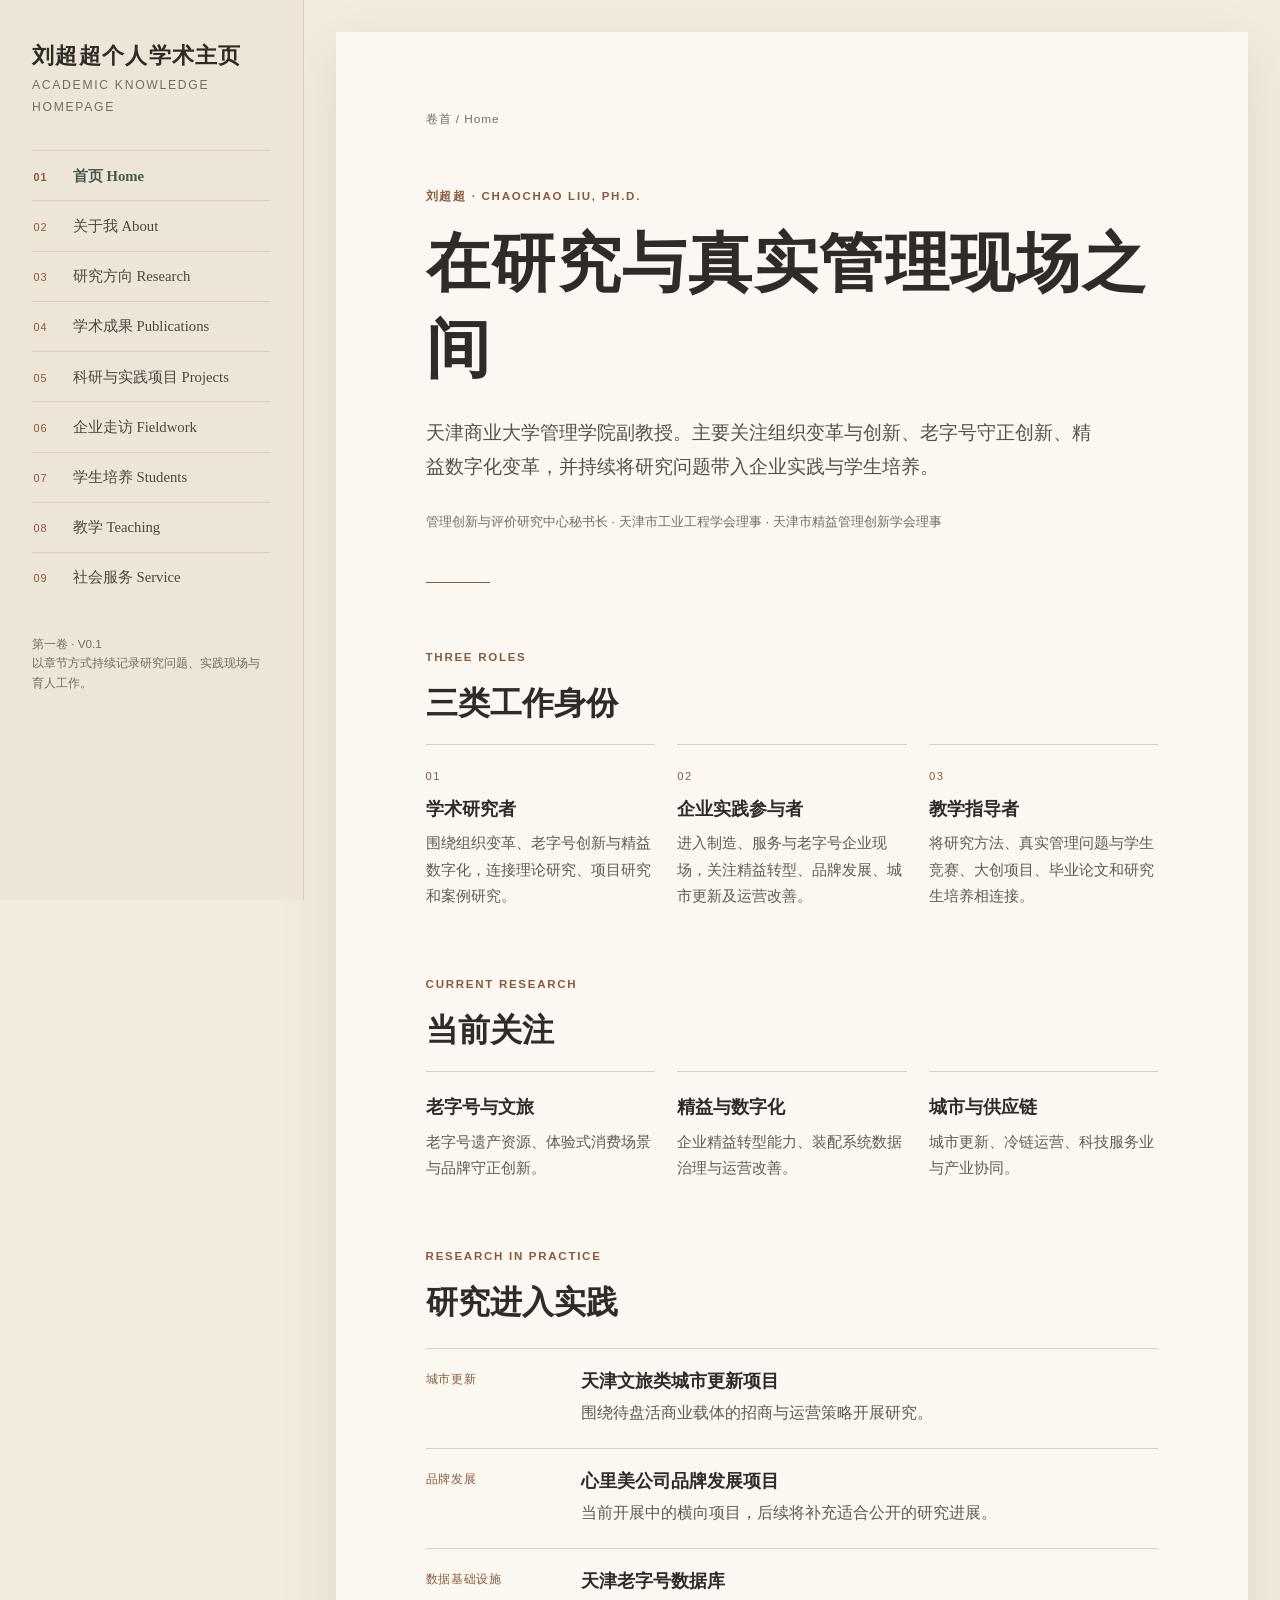
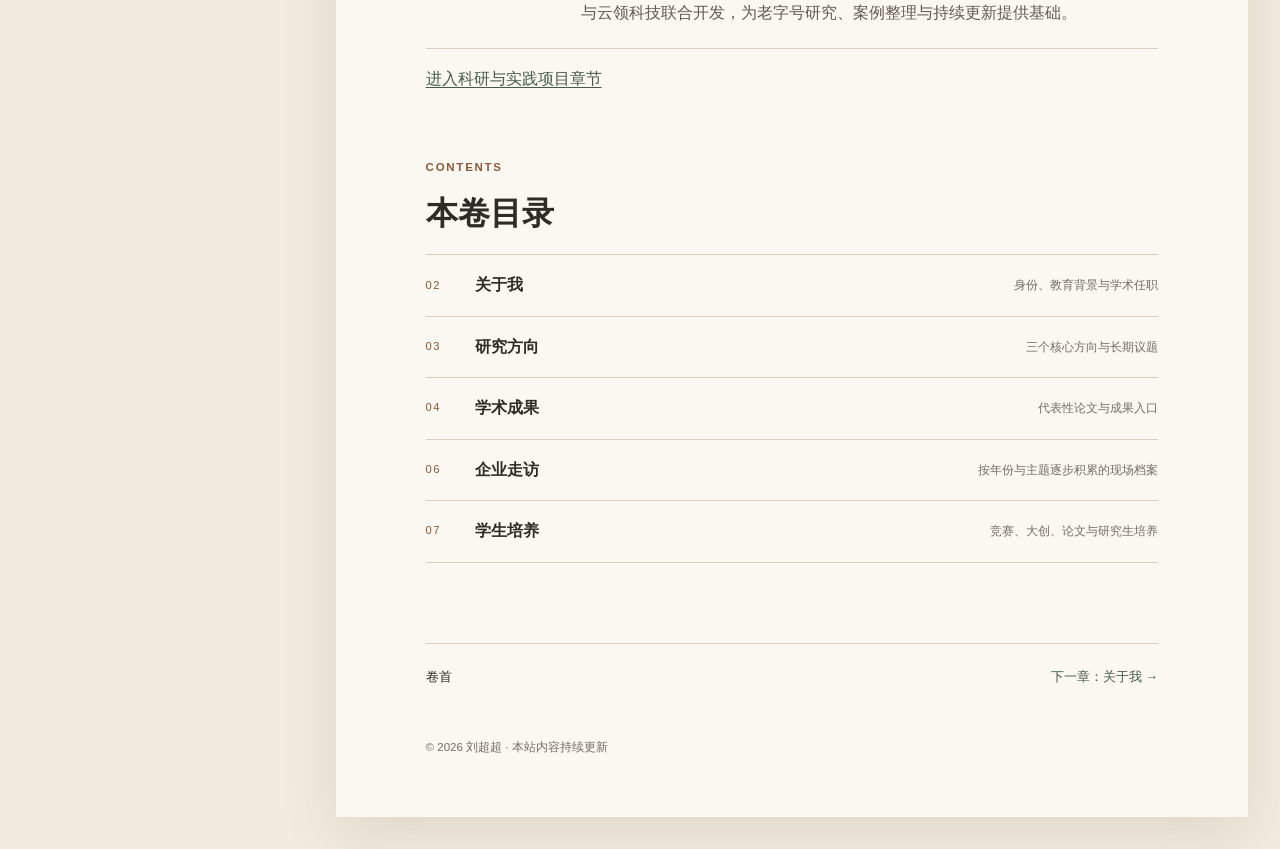
<file: index.html>
<!doctype html>
<html lang="zh-CN">
<head>
  <meta charset="utf-8">
  <meta name="viewport" content="width=device-width, initial-scale=1">
  <meta name="description" content="刘超超个人学术主页：研究、企业实践与学生培养。">
  <title>刘超超个人学术主页</title>
  <link rel="stylesheet" href="assets/css/style.css">
</head>
<body>
  <a class="skip-link" href="#main">跳到正文</a>
  <header class="mobile-bar"><a href="./">刘超超</a><button class="menu-button" type="button" data-menu-button aria-expanded="false" aria-controls="book-nav">章节目录</button></header>
  <div class="site-shell">
    <nav class="book-nav" id="book-nav" data-book-nav aria-label="全站章节目录">
      <a class="book-title" href="./">刘超超个人学术主页</a><p class="book-subtitle">Academic knowledge homepage</p>
      <ol class="chapter-list">
        <li><a data-nav-link href="./">首页 Home</a></li><li><a data-nav-link href="about/">关于我 About</a></li><li><a data-nav-link href="research/">研究方向 Research</a></li><li><a data-nav-link href="publications/">学术成果 Publications</a></li><li><a data-nav-link href="projects/">科研与实践项目 Projects</a></li><li><a data-nav-link href="fieldwork/">企业走访 Fieldwork</a></li><li><a data-nav-link href="students/">学生培养 Students</a></li><li><a data-nav-link href="teaching/">教学 Teaching</a></li><li><a data-nav-link href="service/">社会服务 Service</a></li>
      </ol>
      <p class="nav-note">第一卷 · V0.1<br>以章节方式持续记录研究问题、实践现场与育人工作。</p>
    </nav>
    <main class="book-page" id="main">
      <p class="breadcrumb">卷首 / Home</p>
      <p class="eyebrow">刘超超 · Chaochao Liu, Ph.D.</p>
      <h1>在研究与真实管理现场之间</h1>
      <p class="lead">天津商业大学管理学院副教授。主要关注组织变革与创新、老字号守正创新、精益数字化变革，并持续将研究问题带入企业实践与学生培养。</p>
      <p class="meta">管理创新与评价研究中心秘书长 · 天津市工业工程学会理事 · 天津市精益管理创新学会理事</p>
      <div class="rule" aria-hidden="true"></div>

      <section class="section" aria-labelledby="identity-title">
        <p class="eyebrow">Three roles</p><h2 id="identity-title">三类工作身份</h2>
        <div class="identity-grid">
          <article class="identity-item"><span class="number">01</span><h3>学术研究者</h3><p>围绕组织变革、老字号创新与精益数字化，连接理论研究、项目研究和案例研究。</p></article>
          <article class="identity-item"><span class="number">02</span><h3>企业实践参与者</h3><p>进入制造、服务与老字号企业现场，关注精益转型、品牌发展、城市更新及运营改善。</p></article>
          <article class="identity-item"><span class="number">03</span><h3>教学指导者</h3><p>将研究方法、真实管理问题与学生竞赛、大创项目、毕业论文和研究生培养相连接。</p></article>
        </div>
      </section>

      <section class="section" aria-labelledby="research-title">
        <p class="eyebrow">Current research</p><h2 id="research-title">当前关注</h2>
        <div class="topic-grid">
          <article class="topic-item"><h3>老字号与文旅</h3><p>老字号遗产资源、体验式消费场景与品牌守正创新。</p></article>
          <article class="topic-item"><h3>精益与数字化</h3><p>企业精益转型能力、装配系统数据治理与运营改善。</p></article>
          <article class="topic-item"><h3>城市与供应链</h3><p>城市更新、冷链运营、科技服务业与产业协同。</p></article>
        </div>
      </section>

      <section class="section" aria-labelledby="projects-title">
        <p class="eyebrow">Research in practice</p><h2 id="projects-title">研究进入实践</h2>
        <div class="project-list">
          <article class="project-entry"><span class="status">城市更新</span><div><h3>天津文旅类城市更新项目</h3><p>围绕待盘活商业载体的招商与运营策略开展研究。</p></div></article>
          <article class="project-entry"><span class="status">品牌发展</span><div><h3>心里美公司品牌发展项目</h3><p>当前开展中的横向项目，后续将补充适合公开的研究进展。</p></div></article>
          <article class="project-entry"><span class="status">数据基础设施</span><div><h3>天津老字号数据库</h3><p>与云领科技联合开发，为老字号研究、案例整理与持续更新提供基础。</p></div></article>
        </div>
        <p><a href="projects/">进入科研与实践项目章节</a></p>
      </section>

      <section class="section" aria-labelledby="contents-title">
        <p class="eyebrow">Contents</p><h2 id="contents-title">本卷目录</h2>
        <ol class="chapter-index">
          <li><a href="about/"><span class="number">02</span><strong>关于我</strong><small>身份、教育背景与学术任职</small></a></li>
          <li><a href="research/"><span class="number">03</span><strong>研究方向</strong><small>三个核心方向与长期议题</small></a></li>
          <li><a href="publications/"><span class="number">04</span><strong>学术成果</strong><small>代表性论文与成果入口</small></a></li>
          <li><a href="fieldwork/"><span class="number">06</span><strong>企业走访</strong><small>按年份与主题逐步积累的现场档案</small></a></li>
          <li><a href="students/"><span class="number">07</span><strong>学生培养</strong><small>竞赛、大创、论文与研究生培养</small></a></li>
        </ol>
      </section>
      <nav class="page-nav" aria-label="章节翻页"><span>卷首</span><a href="about/">下一章：关于我 →</a></nav>
      <p class="footer-note">© <span data-current-year></span> 刘超超 · 本站内容持续更新</p>
    </main>
  </div>
  <script src="assets/js/main.js"></script>
</body>
</html>
</file>
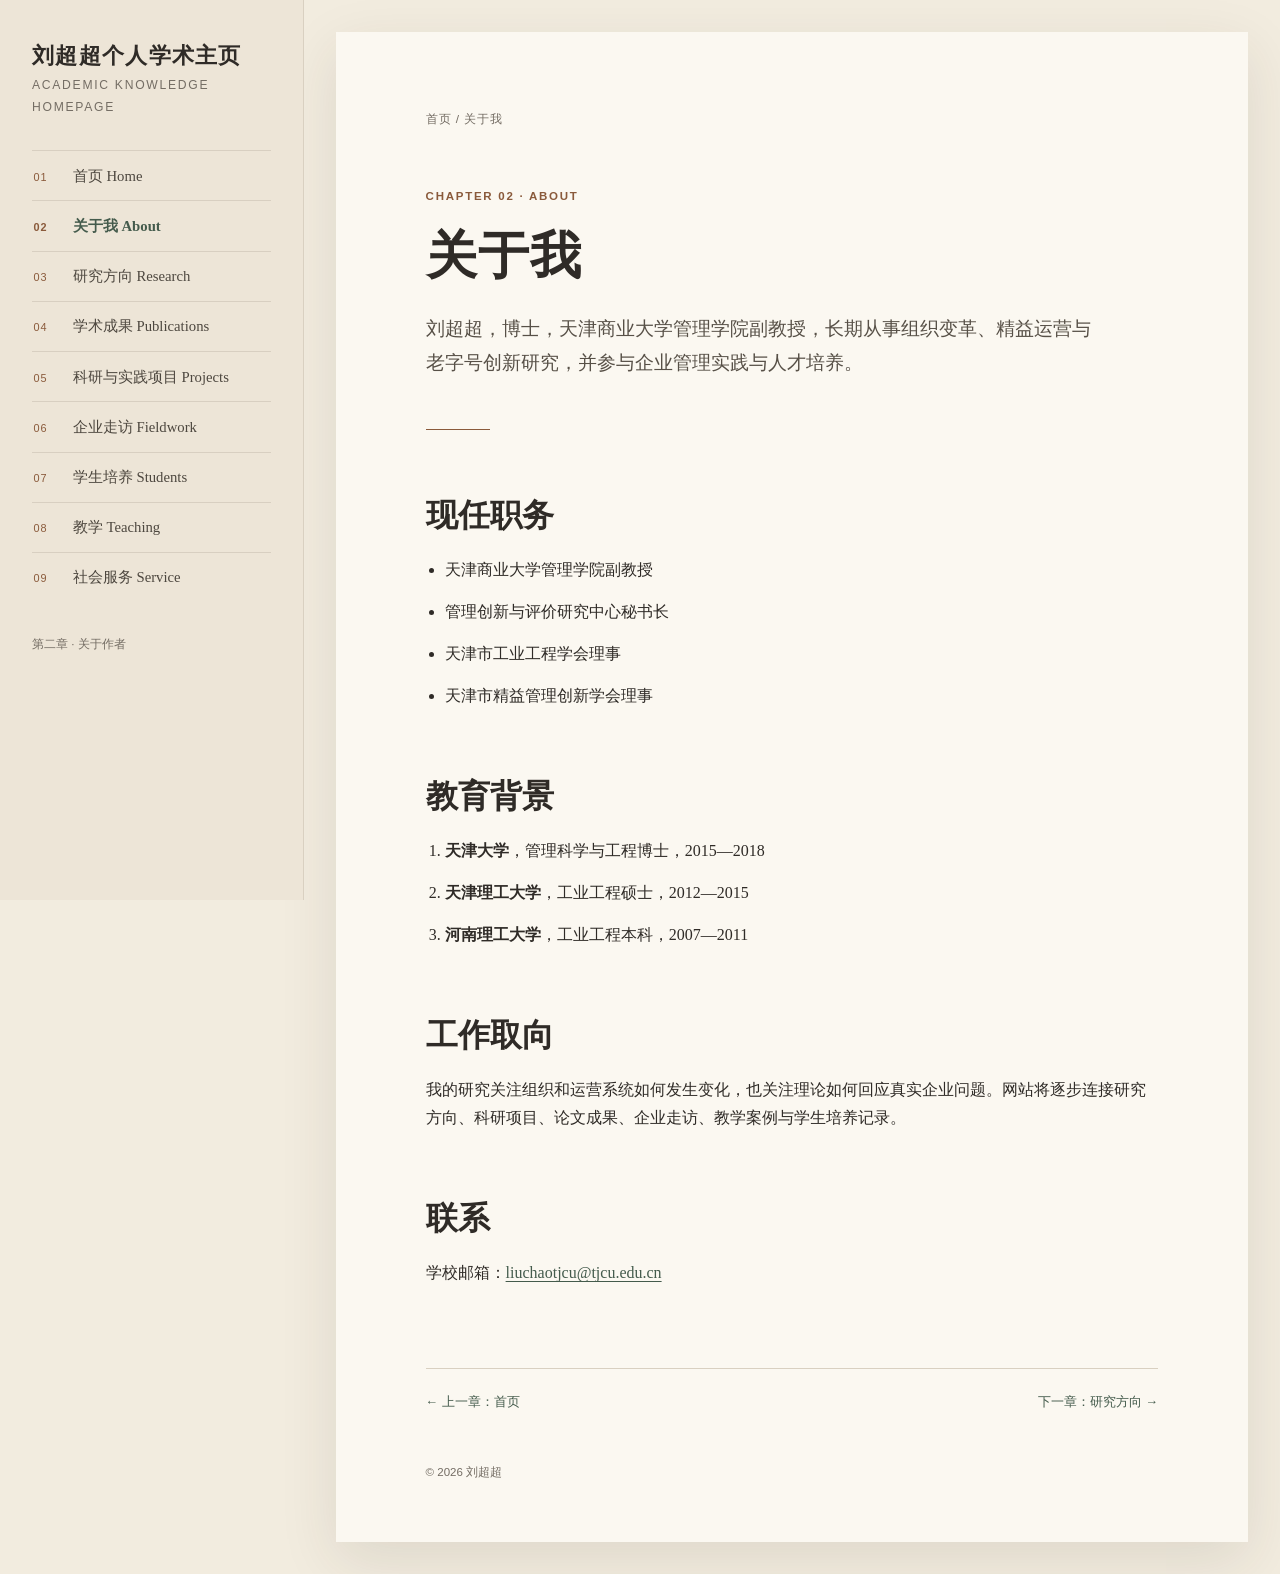
<file: about/index.html>
<!doctype html><html lang="zh-CN"><head><meta charset="utf-8"><meta name="viewport" content="width=device-width, initial-scale=1"><meta name="description" content="刘超超的个人简介、教育背景与学术任职。"><title>关于我 · 刘超超</title><link rel="stylesheet" href="../assets/css/style.css"></head><body>
<a class="skip-link" href="#main">跳到正文</a><header class="mobile-bar"><a href="../">刘超超</a><button class="menu-button" type="button" data-menu-button aria-expanded="false" aria-controls="book-nav">章节目录</button></header><div class="site-shell">
<nav class="book-nav" id="book-nav" data-book-nav aria-label="全站章节目录"><a class="book-title" href="../">刘超超个人学术主页</a><p class="book-subtitle">Academic knowledge homepage</p><ol class="chapter-list"><li><a data-nav-link href="../">首页 Home</a></li><li><a data-nav-link href="../about/">关于我 About</a></li><li><a data-nav-link href="../research/">研究方向 Research</a></li><li><a data-nav-link href="../publications/">学术成果 Publications</a></li><li><a data-nav-link href="../projects/">科研与实践项目 Projects</a></li><li><a data-nav-link href="../fieldwork/">企业走访 Fieldwork</a></li><li><a data-nav-link href="../students/">学生培养 Students</a></li><li><a data-nav-link href="../teaching/">教学 Teaching</a></li><li><a data-nav-link href="../service/">社会服务 Service</a></li></ol><p class="nav-note">第二章 · 关于作者</p></nav>
<main class="book-page" id="main"><p class="breadcrumb"><a href="../">首页</a> / 关于我</p><p class="eyebrow">Chapter 02 · About</p><h1 class="page-title">关于我</h1><p class="lead">刘超超，博士，天津商业大学管理学院副教授，长期从事组织变革、精益运营与老字号创新研究，并参与企业管理实践与人才培养。</p><div class="rule" aria-hidden="true"></div>
<section class="section"><h2>现任职务</h2><ul class="plain-list"><li>天津商业大学管理学院副教授</li><li>管理创新与评价研究中心秘书长</li><li>天津市工业工程学会理事</li><li>天津市精益管理创新学会理事</li></ul></section>
<section class="section"><h2>教育背景</h2><ol class="timeline"><li><strong>天津大学</strong>，管理科学与工程博士，2015—2018</li><li><strong>天津理工大学</strong>，工业工程硕士，2012—2015</li><li><strong>河南理工大学</strong>，工业工程本科，2007—2011</li></ol></section>
<section class="section"><h2>工作取向</h2><p>我的研究关注组织和运营系统如何发生变化，也关注理论如何回应真实企业问题。网站将逐步连接研究方向、科研项目、论文成果、企业走访、教学案例与学生培养记录。</p></section>
<section class="section"><h2>联系</h2><p>学校邮箱：<a href="mailto:liuchaotjcu@tjcu.edu.cn">liuchaotjcu@tjcu.edu.cn</a></p></section>
<nav class="page-nav" aria-label="章节翻页"><a href="../">← 上一章：首页</a><a href="../research/">下一章：研究方向 →</a></nav><p class="footer-note">© <span data-current-year></span> 刘超超</p></main></div><script src="../assets/js/main.js"></script></body></html>
</file>
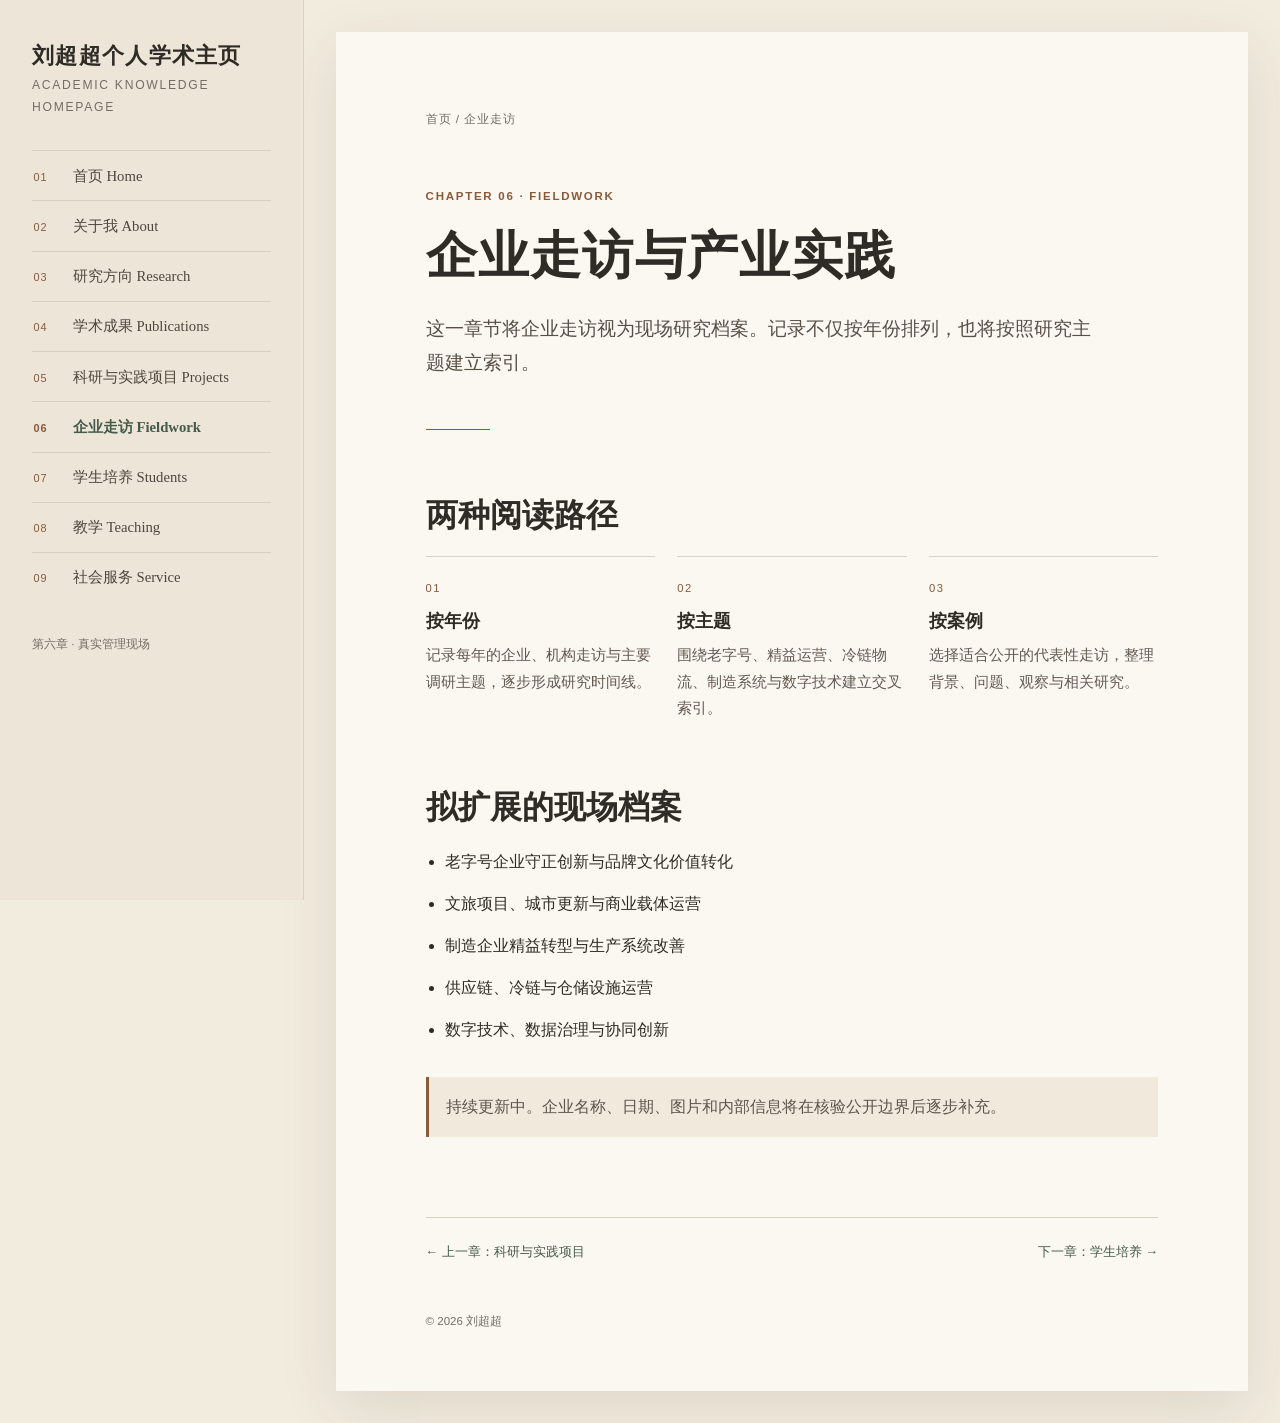
<file: fieldwork/index.html>
<!doctype html><html lang="zh-CN"><head><meta charset="utf-8"><meta name="viewport" content="width=device-width, initial-scale=1"><meta name="description" content="刘超超的企业走访与产业实践档案。"><title>企业走访与产业实践 · 刘超超</title><link rel="stylesheet" href="../assets/css/style.css"></head><body>
<a class="skip-link" href="#main">跳到正文</a><header class="mobile-bar"><a href="../">刘超超</a><button class="menu-button" type="button" data-menu-button aria-expanded="false" aria-controls="book-nav">章节目录</button></header><div class="site-shell"><nav class="book-nav" id="book-nav" data-book-nav aria-label="全站章节目录"><a class="book-title" href="../">刘超超个人学术主页</a><p class="book-subtitle">Academic knowledge homepage</p><ol class="chapter-list"><li><a data-nav-link href="../">首页 Home</a></li><li><a data-nav-link href="../about/">关于我 About</a></li><li><a data-nav-link href="../research/">研究方向 Research</a></li><li><a data-nav-link href="../publications/">学术成果 Publications</a></li><li><a data-nav-link href="../projects/">科研与实践项目 Projects</a></li><li><a data-nav-link href="../fieldwork/">企业走访 Fieldwork</a></li><li><a data-nav-link href="../students/">学生培养 Students</a></li><li><a data-nav-link href="../teaching/">教学 Teaching</a></li><li><a data-nav-link href="../service/">社会服务 Service</a></li></ol><p class="nav-note">第六章 · 真实管理现场</p></nav>
<main class="book-page" id="main"><p class="breadcrumb"><a href="../">首页</a> / 企业走访</p><p class="eyebrow">Chapter 06 · Fieldwork</p><h1 class="page-title">企业走访与产业实践</h1><p class="lead">这一章节将企业走访视为现场研究档案。记录不仅按年份排列，也将按照研究主题建立索引。</p><div class="rule" aria-hidden="true"></div>
<section class="section"><h2>两种阅读路径</h2><div class="identity-grid"><article class="identity-item"><span class="number">01</span><h3>按年份</h3><p>记录每年的企业、机构走访与主要调研主题，逐步形成研究时间线。</p></article><article class="identity-item"><span class="number">02</span><h3>按主题</h3><p>围绕老字号、精益运营、冷链物流、制造系统与数字技术建立交叉索引。</p></article><article class="identity-item"><span class="number">03</span><h3>按案例</h3><p>选择适合公开的代表性走访，整理背景、问题、观察与相关研究。</p></article></div></section>
<section class="section"><h2>拟扩展的现场档案</h2><ul class="plain-list"><li>老字号企业守正创新与品牌文化价值转化</li><li>文旅项目、城市更新与商业载体运营</li><li>制造企业精益转型与生产系统改善</li><li>供应链、冷链与仓储设施运营</li><li>数字技术、数据治理与协同创新</li></ul><p class="note">持续更新中。企业名称、日期、图片和内部信息将在核验公开边界后逐步补充。</p></section>
<nav class="page-nav" aria-label="章节翻页"><a href="../projects/">← 上一章：科研与实践项目</a><a href="../students/">下一章：学生培养 →</a></nav><p class="footer-note">© <span data-current-year></span> 刘超超</p></main></div><script src="../assets/js/main.js"></script></body></html>
</file>
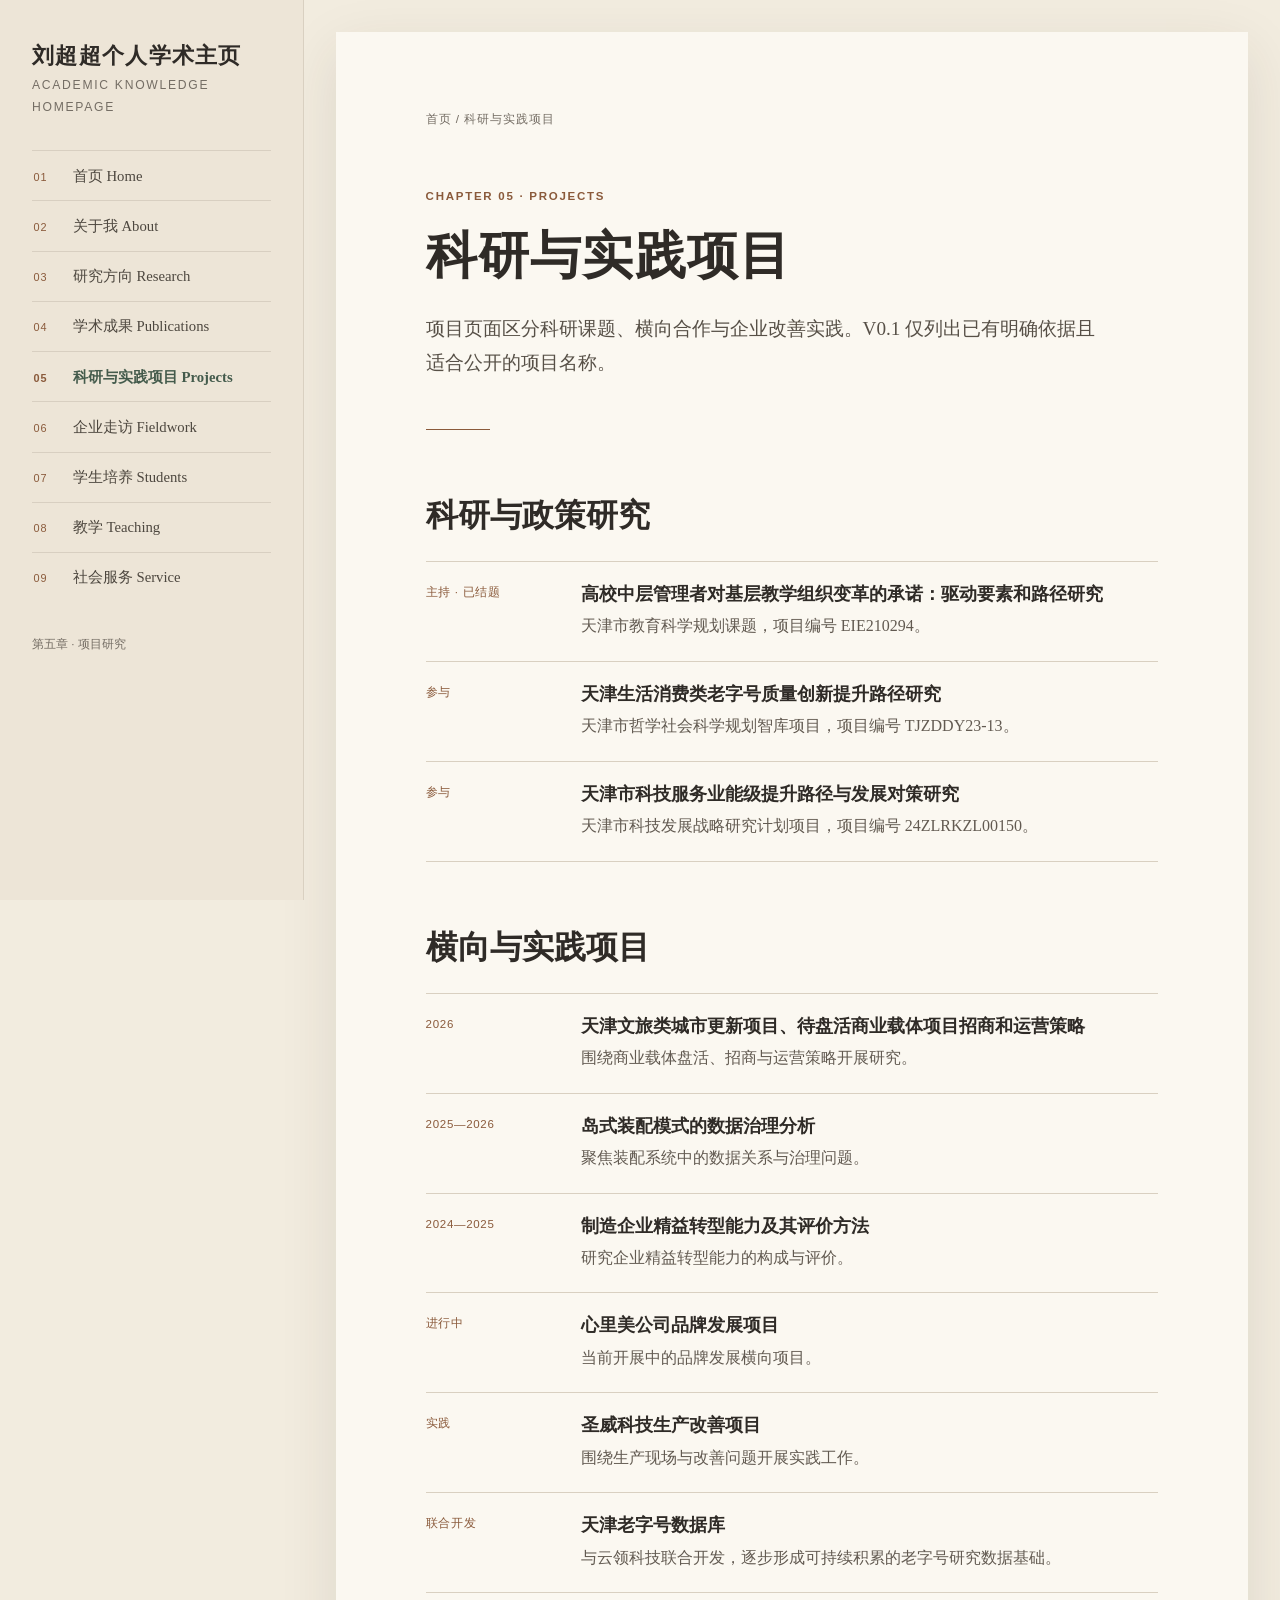
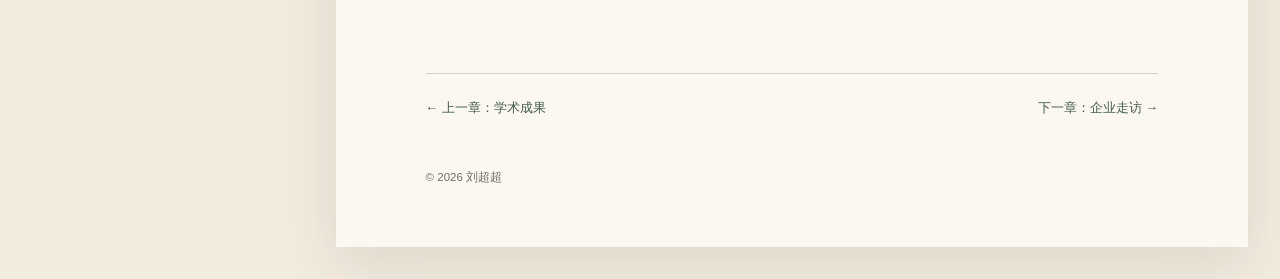
<file: projects/index.html>
<!doctype html><html lang="zh-CN"><head><meta charset="utf-8"><meta name="viewport" content="width=device-width, initial-scale=1"><meta name="description" content="刘超超的科研项目与企业实践项目。"><title>科研与实践项目 · 刘超超</title><link rel="stylesheet" href="../assets/css/style.css"></head><body>
<a class="skip-link" href="#main">跳到正文</a><header class="mobile-bar"><a href="../">刘超超</a><button class="menu-button" type="button" data-menu-button aria-expanded="false" aria-controls="book-nav">章节目录</button></header><div class="site-shell"><nav class="book-nav" id="book-nav" data-book-nav aria-label="全站章节目录"><a class="book-title" href="../">刘超超个人学术主页</a><p class="book-subtitle">Academic knowledge homepage</p><ol class="chapter-list"><li><a data-nav-link href="../">首页 Home</a></li><li><a data-nav-link href="../about/">关于我 About</a></li><li><a data-nav-link href="../research/">研究方向 Research</a></li><li><a data-nav-link href="../publications/">学术成果 Publications</a></li><li><a data-nav-link href="../projects/">科研与实践项目 Projects</a></li><li><a data-nav-link href="../fieldwork/">企业走访 Fieldwork</a></li><li><a data-nav-link href="../students/">学生培养 Students</a></li><li><a data-nav-link href="../teaching/">教学 Teaching</a></li><li><a data-nav-link href="../service/">社会服务 Service</a></li></ol><p class="nav-note">第五章 · 项目研究</p></nav>
<main class="book-page" id="main"><p class="breadcrumb"><a href="../">首页</a> / 科研与实践项目</p><p class="eyebrow">Chapter 05 · Projects</p><h1 class="page-title">科研与实践项目</h1><p class="lead">项目页面区分科研课题、横向合作与企业改善实践。V0.1 仅列出已有明确依据且适合公开的项目名称。</p><div class="rule" aria-hidden="true"></div>
<section class="section"><h2>科研与政策研究</h2><div class="project-list"><article class="project-entry"><span class="status">主持 · 已结题</span><div><h3>高校中层管理者对基层教学组织变革的承诺：驱动要素和路径研究</h3><p>天津市教育科学规划课题，项目编号 EIE210294。</p></div></article><article class="project-entry"><span class="status">参与</span><div><h3>天津生活消费类老字号质量创新提升路径研究</h3><p>天津市哲学社会科学规划智库项目，项目编号 TJZDDY23-13。</p></div></article><article class="project-entry"><span class="status">参与</span><div><h3>天津市科技服务业能级提升路径与发展对策研究</h3><p>天津市科技发展战略研究计划项目，项目编号 24ZLRKZL00150。</p></div></article></div></section>
<section class="section"><h2>横向与实践项目</h2><div class="project-list"><article class="project-entry"><span class="status">2026</span><div><h3>天津文旅类城市更新项目、待盘活商业载体项目招商和运营策略</h3><p>围绕商业载体盘活、招商与运营策略开展研究。</p></div></article><article class="project-entry"><span class="status">2025—2026</span><div><h3>岛式装配模式的数据治理分析</h3><p>聚焦装配系统中的数据关系与治理问题。</p></div></article><article class="project-entry"><span class="status">2024—2025</span><div><h3>制造企业精益转型能力及其评价方法</h3><p>研究企业精益转型能力的构成与评价。</p></div></article><article class="project-entry"><span class="status">进行中</span><div><h3>心里美公司品牌发展项目</h3><p>当前开展中的品牌发展横向项目。</p></div></article><article class="project-entry"><span class="status">实践</span><div><h3>圣威科技生产改善项目</h3><p>围绕生产现场与改善问题开展实践工作。</p></div></article><article class="project-entry"><span class="status">联合开发</span><div><h3>天津老字号数据库</h3><p>与云领科技联合开发，逐步形成可持续积累的老字号研究数据基础。</p></div></article></div></section>
<nav class="page-nav" aria-label="章节翻页"><a href="../publications/">← 上一章：学术成果</a><a href="../fieldwork/">下一章：企业走访 →</a></nav><p class="footer-note">© <span data-current-year></span> 刘超超</p></main></div><script src="../assets/js/main.js"></script></body></html>
</file>
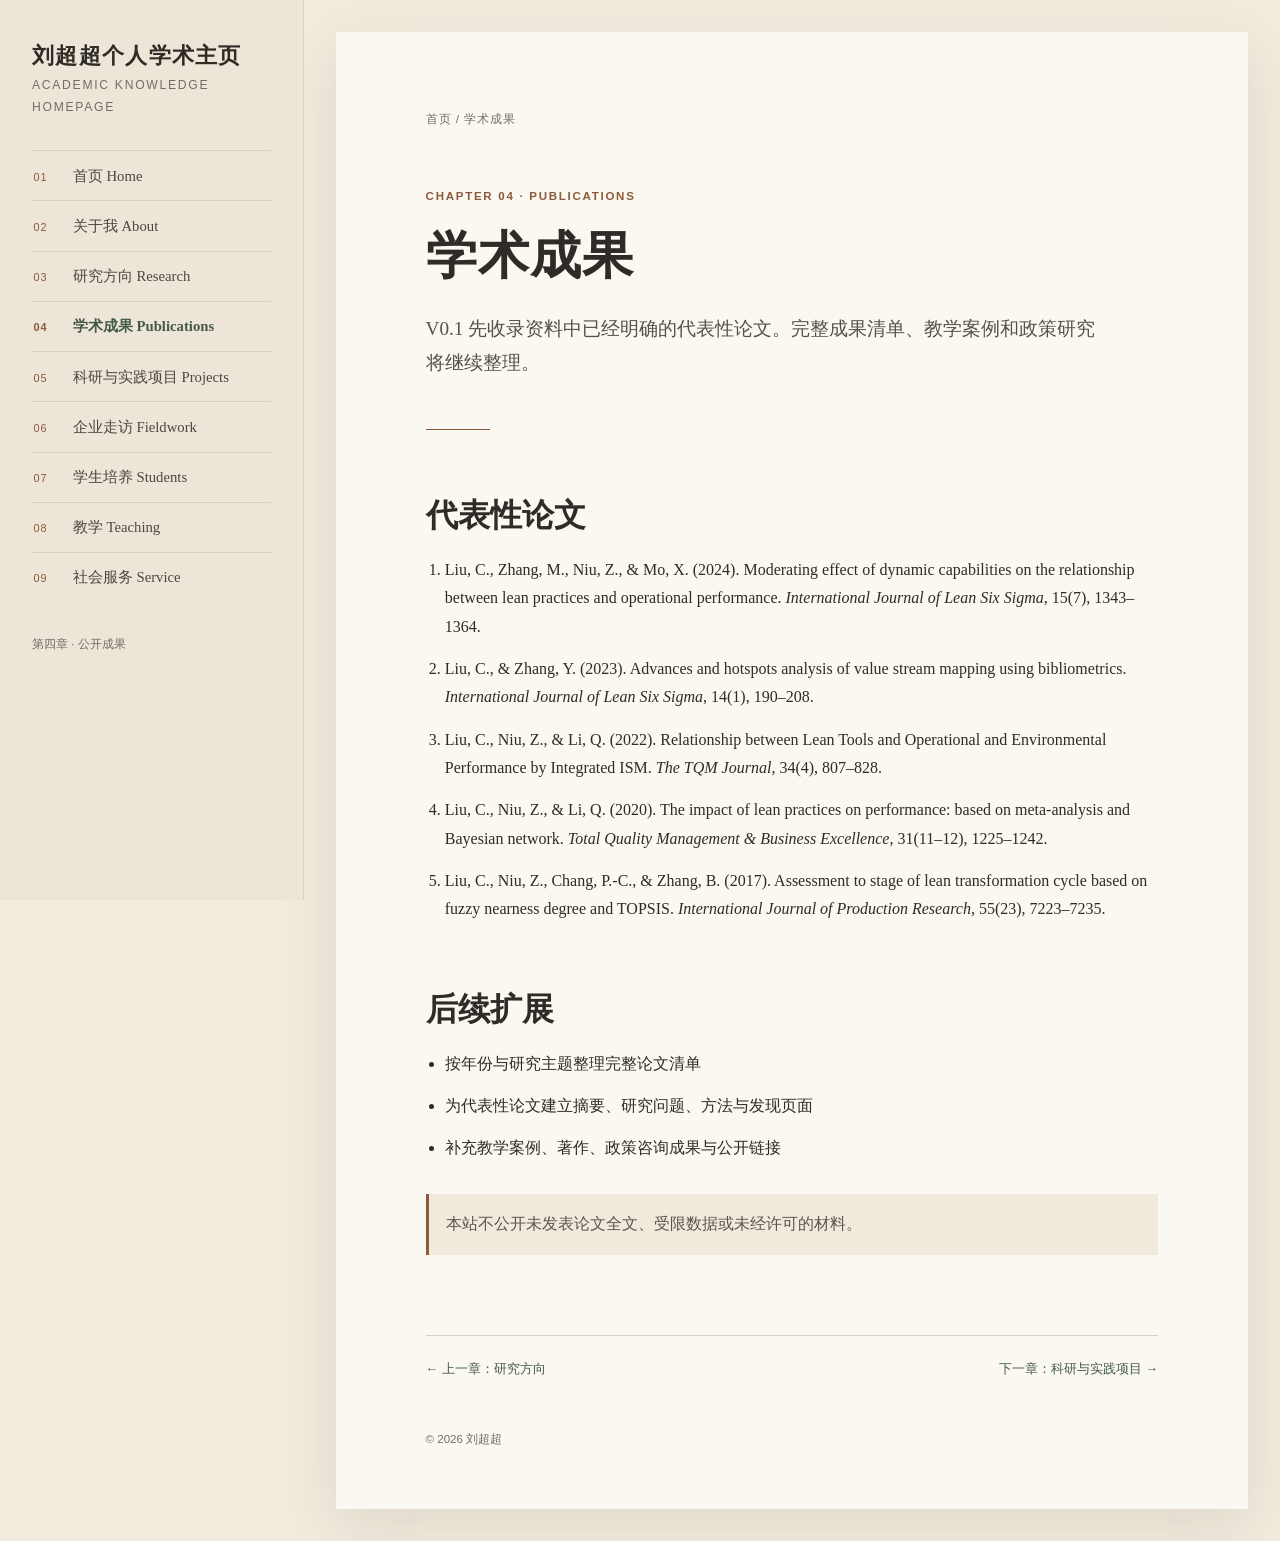
<file: publications/index.html>
<!doctype html><html lang="zh-CN"><head><meta charset="utf-8"><meta name="viewport" content="width=device-width, initial-scale=1"><meta name="description" content="刘超超的代表性学术成果。"><title>学术成果 · 刘超超</title><link rel="stylesheet" href="../assets/css/style.css"></head><body>
<a class="skip-link" href="#main">跳到正文</a><header class="mobile-bar"><a href="../">刘超超</a><button class="menu-button" type="button" data-menu-button aria-expanded="false" aria-controls="book-nav">章节目录</button></header><div class="site-shell"><nav class="book-nav" id="book-nav" data-book-nav aria-label="全站章节目录"><a class="book-title" href="../">刘超超个人学术主页</a><p class="book-subtitle">Academic knowledge homepage</p><ol class="chapter-list"><li><a data-nav-link href="../">首页 Home</a></li><li><a data-nav-link href="../about/">关于我 About</a></li><li><a data-nav-link href="../research/">研究方向 Research</a></li><li><a data-nav-link href="../publications/">学术成果 Publications</a></li><li><a data-nav-link href="../projects/">科研与实践项目 Projects</a></li><li><a data-nav-link href="../fieldwork/">企业走访 Fieldwork</a></li><li><a data-nav-link href="../students/">学生培养 Students</a></li><li><a data-nav-link href="../teaching/">教学 Teaching</a></li><li><a data-nav-link href="../service/">社会服务 Service</a></li></ol><p class="nav-note">第四章 · 公开成果</p></nav>
<main class="book-page" id="main"><p class="breadcrumb"><a href="../">首页</a> / 学术成果</p><p class="eyebrow">Chapter 04 · Publications</p><h1 class="page-title">学术成果</h1><p class="lead">V0.1 先收录资料中已经明确的代表性论文。完整成果清单、教学案例和政策研究将继续整理。</p><div class="rule" aria-hidden="true"></div>
<section class="section"><h2>代表性论文</h2><ol class="bibliography"><li>Liu, C., Zhang, M., Niu, Z., &amp; Mo, X. (2024). Moderating effect of dynamic capabilities on the relationship between lean practices and operational performance. <em>International Journal of Lean Six Sigma</em>, 15(7), 1343–1364.</li><li>Liu, C., &amp; Zhang, Y. (2023). Advances and hotspots analysis of value stream mapping using bibliometrics. <em>International Journal of Lean Six Sigma</em>, 14(1), 190–208.</li><li>Liu, C., Niu, Z., &amp; Li, Q. (2022). Relationship between Lean Tools and Operational and Environmental Performance by Integrated ISM. <em>The TQM Journal</em>, 34(4), 807–828.</li><li>Liu, C., Niu, Z., &amp; Li, Q. (2020). The impact of lean practices on performance: based on meta-analysis and Bayesian network. <em>Total Quality Management &amp; Business Excellence</em>, 31(11–12), 1225–1242.</li><li>Liu, C., Niu, Z., Chang, P.-C., &amp; Zhang, B. (2017). Assessment to stage of lean transformation cycle based on fuzzy nearness degree and TOPSIS. <em>International Journal of Production Research</em>, 55(23), 7223–7235.</li></ol></section>
<section class="section"><h2>后续扩展</h2><ul class="plain-list"><li>按年份与研究主题整理完整论文清单</li><li>为代表性论文建立摘要、研究问题、方法与发现页面</li><li>补充教学案例、著作、政策咨询成果与公开链接</li></ul><p class="note">本站不公开未发表论文全文、受限数据或未经许可的材料。</p></section>
<nav class="page-nav" aria-label="章节翻页"><a href="../research/">← 上一章：研究方向</a><a href="../projects/">下一章：科研与实践项目 →</a></nav><p class="footer-note">© <span data-current-year></span> 刘超超</p></main></div><script src="../assets/js/main.js"></script></body></html>
</file>
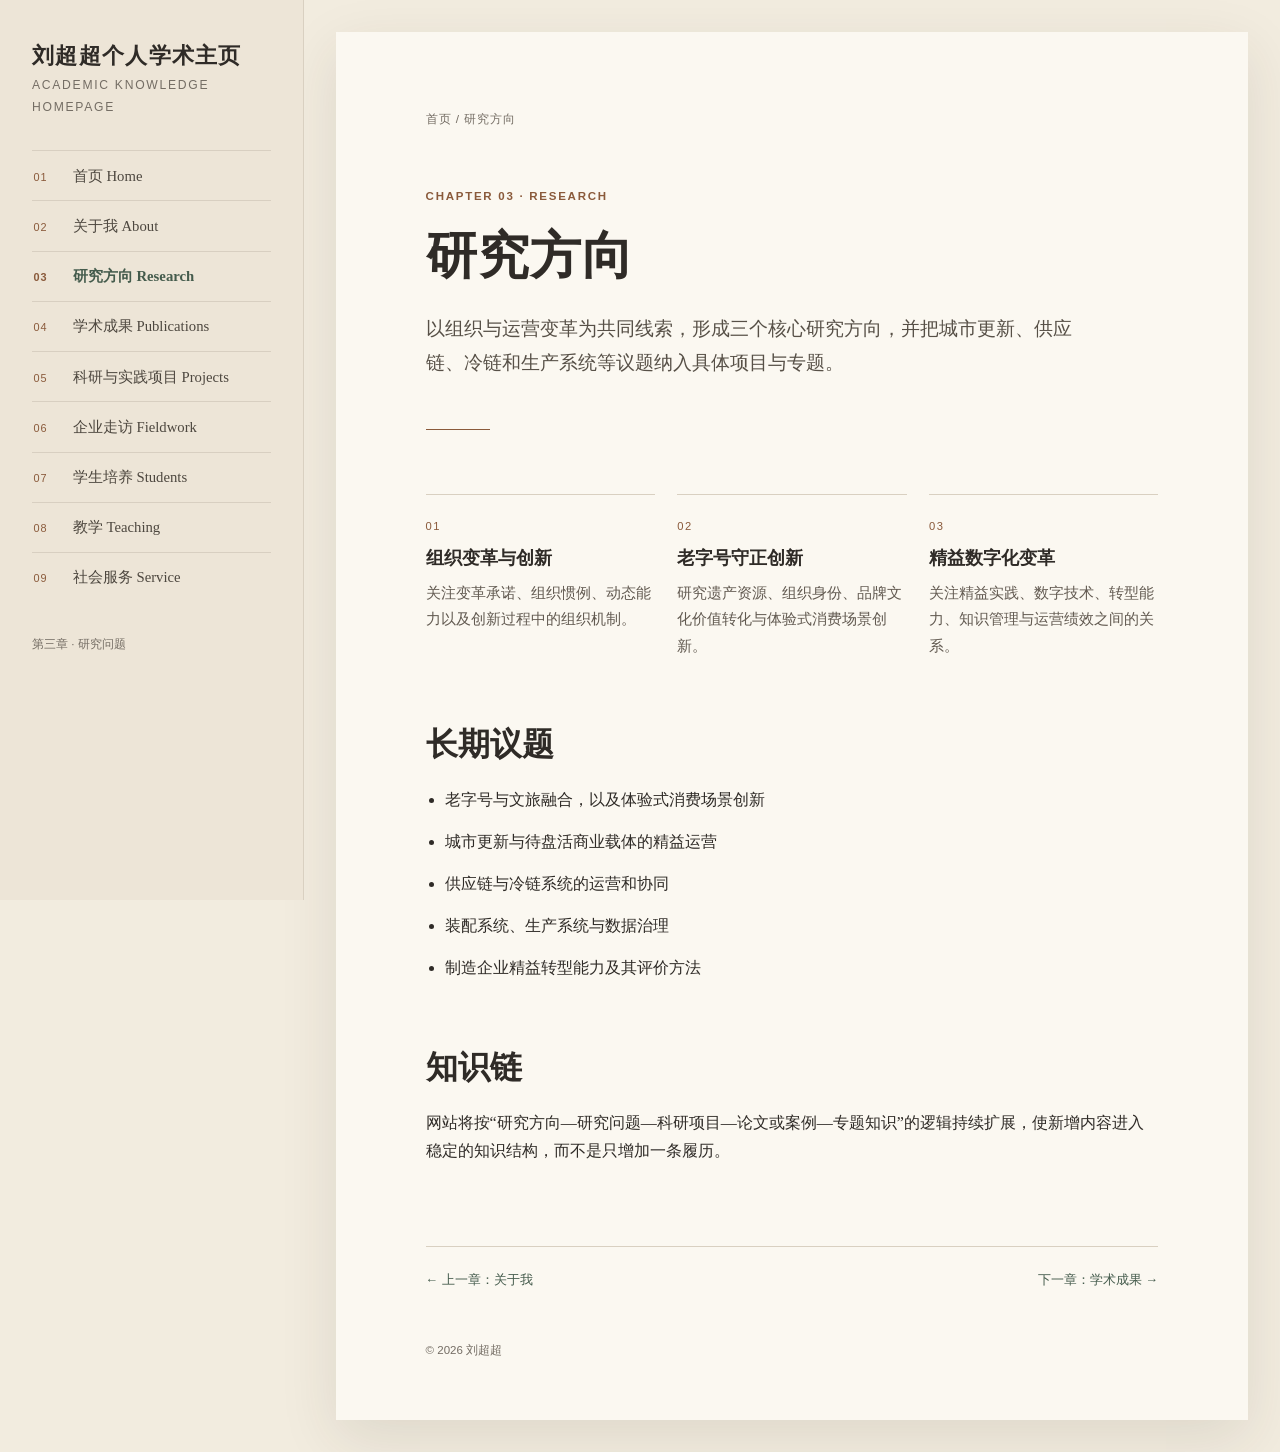
<file: research/index.html>
<!doctype html><html lang="zh-CN"><head><meta charset="utf-8"><meta name="viewport" content="width=device-width, initial-scale=1"><meta name="description" content="刘超超的研究方向与长期关注议题。"><title>研究方向 · 刘超超</title><link rel="stylesheet" href="../assets/css/style.css"></head><body>
<a class="skip-link" href="#main">跳到正文</a><header class="mobile-bar"><a href="../">刘超超</a><button class="menu-button" type="button" data-menu-button aria-expanded="false" aria-controls="book-nav">章节目录</button></header><div class="site-shell"><nav class="book-nav" id="book-nav" data-book-nav aria-label="全站章节目录"><a class="book-title" href="../">刘超超个人学术主页</a><p class="book-subtitle">Academic knowledge homepage</p><ol class="chapter-list"><li><a data-nav-link href="../">首页 Home</a></li><li><a data-nav-link href="../about/">关于我 About</a></li><li><a data-nav-link href="../research/">研究方向 Research</a></li><li><a data-nav-link href="../publications/">学术成果 Publications</a></li><li><a data-nav-link href="../projects/">科研与实践项目 Projects</a></li><li><a data-nav-link href="../fieldwork/">企业走访 Fieldwork</a></li><li><a data-nav-link href="../students/">学生培养 Students</a></li><li><a data-nav-link href="../teaching/">教学 Teaching</a></li><li><a data-nav-link href="../service/">社会服务 Service</a></li></ol><p class="nav-note">第三章 · 研究问题</p></nav>
<main class="book-page" id="main"><p class="breadcrumb"><a href="../">首页</a> / 研究方向</p><p class="eyebrow">Chapter 03 · Research</p><h1 class="page-title">研究方向</h1><p class="lead">以组织与运营变革为共同线索，形成三个核心研究方向，并把城市更新、供应链、冷链和生产系统等议题纳入具体项目与专题。</p><div class="rule" aria-hidden="true"></div>
<section class="section"><div class="topic-grid"><article class="topic-item"><span class="number">01</span><h3>组织变革与创新</h3><p>关注变革承诺、组织惯例、动态能力以及创新过程中的组织机制。</p></article><article class="topic-item"><span class="number">02</span><h3>老字号守正创新</h3><p>研究遗产资源、组织身份、品牌文化价值转化与体验式消费场景创新。</p></article><article class="topic-item"><span class="number">03</span><h3>精益数字化变革</h3><p>关注精益实践、数字技术、转型能力、知识管理与运营绩效之间的关系。</p></article></div></section>
<section class="section"><h2>长期议题</h2><ul class="plain-list"><li>老字号与文旅融合，以及体验式消费场景创新</li><li>城市更新与待盘活商业载体的精益运营</li><li>供应链与冷链系统的运营和协同</li><li>装配系统、生产系统与数据治理</li><li>制造企业精益转型能力及其评价方法</li></ul></section>
<section class="section"><h2>知识链</h2><p>网站将按“研究方向—研究问题—科研项目—论文或案例—专题知识”的逻辑持续扩展，使新增内容进入稳定的知识结构，而不是只增加一条履历。</p></section>
<nav class="page-nav" aria-label="章节翻页"><a href="../about/">← 上一章：关于我</a><a href="../publications/">下一章：学术成果 →</a></nav><p class="footer-note">© <span data-current-year></span> 刘超超</p></main></div><script src="../assets/js/main.js"></script></body></html>
</file>
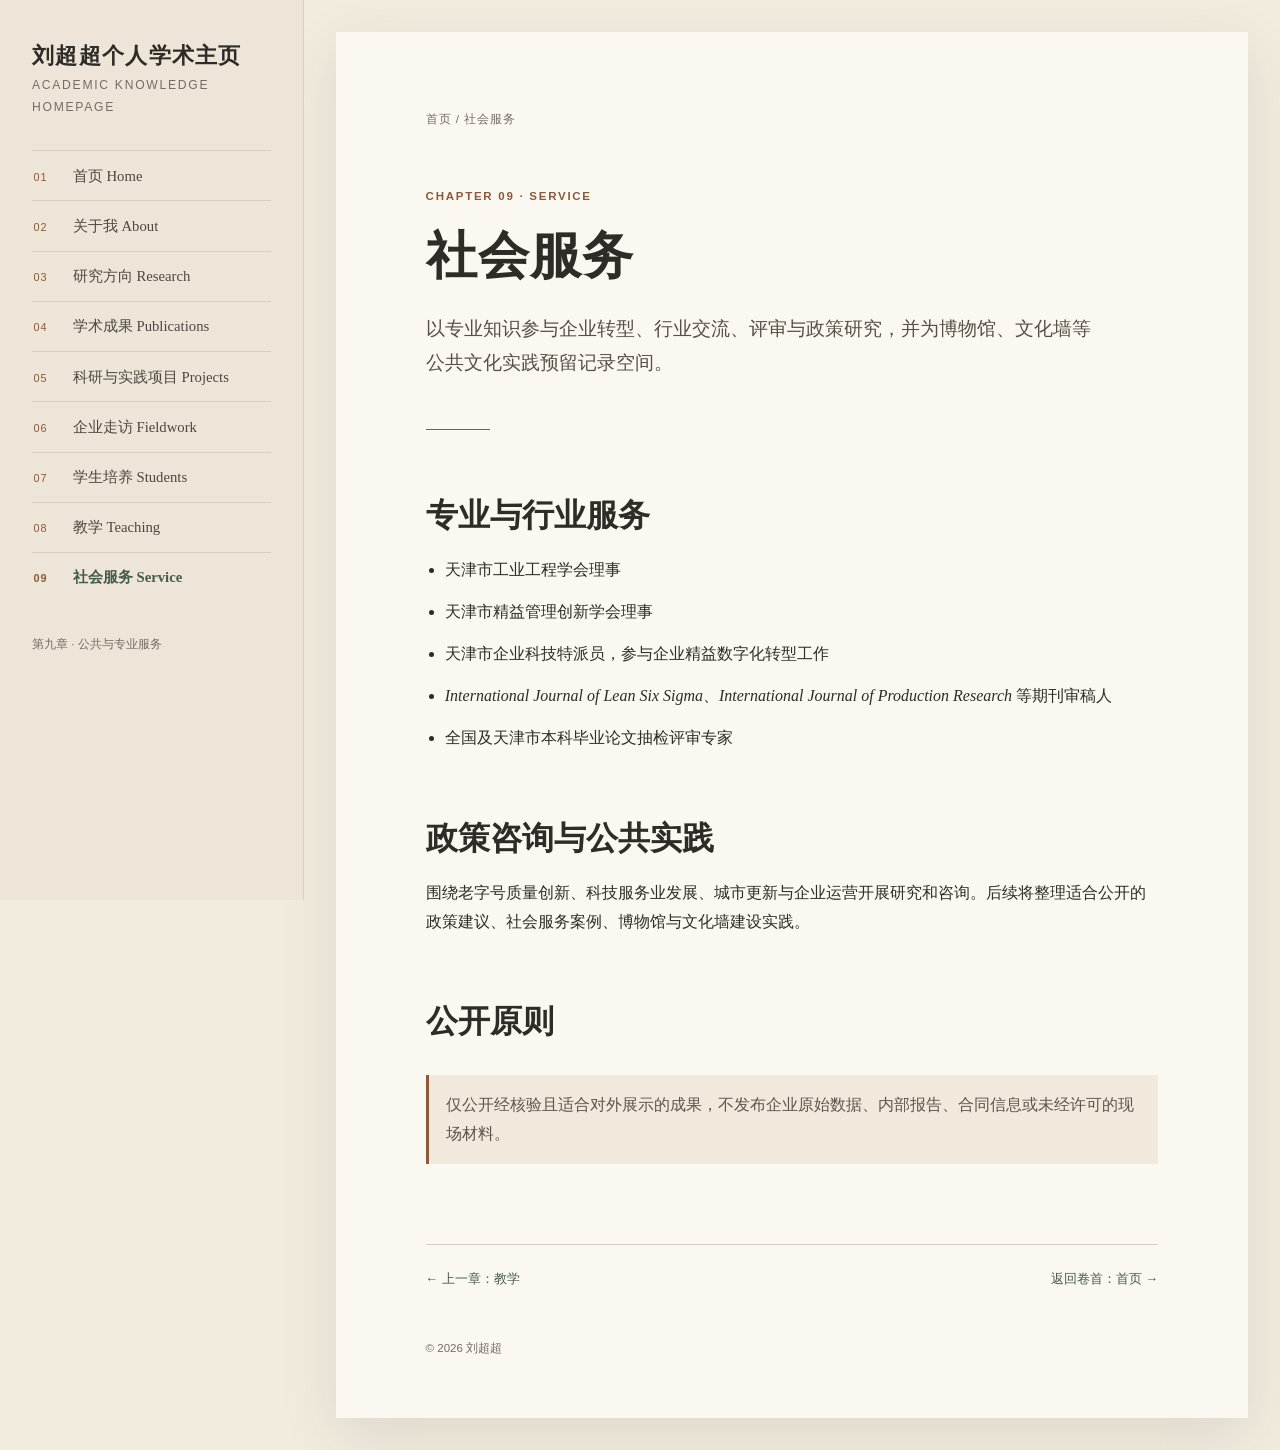
<file: service/index.html>
<!doctype html><html lang="zh-CN"><head><meta charset="utf-8"><meta name="viewport" content="width=device-width, initial-scale=1"><meta name="description" content="刘超超的社会服务与政策咨询。"><title>社会服务 · 刘超超</title><link rel="stylesheet" href="../assets/css/style.css"></head><body>
<a class="skip-link" href="#main">跳到正文</a><header class="mobile-bar"><a href="../">刘超超</a><button class="menu-button" type="button" data-menu-button aria-expanded="false" aria-controls="book-nav">章节目录</button></header><div class="site-shell"><nav class="book-nav" id="book-nav" data-book-nav aria-label="全站章节目录"><a class="book-title" href="../">刘超超个人学术主页</a><p class="book-subtitle">Academic knowledge homepage</p><ol class="chapter-list"><li><a data-nav-link href="../">首页 Home</a></li><li><a data-nav-link href="../about/">关于我 About</a></li><li><a data-nav-link href="../research/">研究方向 Research</a></li><li><a data-nav-link href="../publications/">学术成果 Publications</a></li><li><a data-nav-link href="../projects/">科研与实践项目 Projects</a></li><li><a data-nav-link href="../fieldwork/">企业走访 Fieldwork</a></li><li><a data-nav-link href="../students/">学生培养 Students</a></li><li><a data-nav-link href="../teaching/">教学 Teaching</a></li><li><a data-nav-link href="../service/">社会服务 Service</a></li></ol><p class="nav-note">第九章 · 公共与专业服务</p></nav>
<main class="book-page" id="main"><p class="breadcrumb"><a href="../">首页</a> / 社会服务</p><p class="eyebrow">Chapter 09 · Service</p><h1 class="page-title">社会服务</h1><p class="lead">以专业知识参与企业转型、行业交流、评审与政策研究，并为博物馆、文化墙等公共文化实践预留记录空间。</p><div class="rule" aria-hidden="true"></div>
<section class="section"><h2>专业与行业服务</h2><ul class="plain-list"><li>天津市工业工程学会理事</li><li>天津市精益管理创新学会理事</li><li>天津市企业科技特派员，参与企业精益数字化转型工作</li><li><em>International Journal of Lean Six Sigma</em>、<em>International Journal of Production Research</em> 等期刊审稿人</li><li>全国及天津市本科毕业论文抽检评审专家</li></ul></section>
<section class="section"><h2>政策咨询与公共实践</h2><p>围绕老字号质量创新、科技服务业发展、城市更新与企业运营开展研究和咨询。后续将整理适合公开的政策建议、社会服务案例、博物馆与文化墙建设实践。</p></section>
<section class="section"><h2>公开原则</h2><p class="note">仅公开经核验且适合对外展示的成果，不发布企业原始数据、内部报告、合同信息或未经许可的现场材料。</p></section>
<nav class="page-nav" aria-label="章节翻页"><a href="../teaching/">← 上一章：教学</a><a href="../">返回卷首：首页 →</a></nav><p class="footer-note">© <span data-current-year></span> 刘超超</p></main></div><script src="../assets/js/main.js"></script></body></html>
</file>
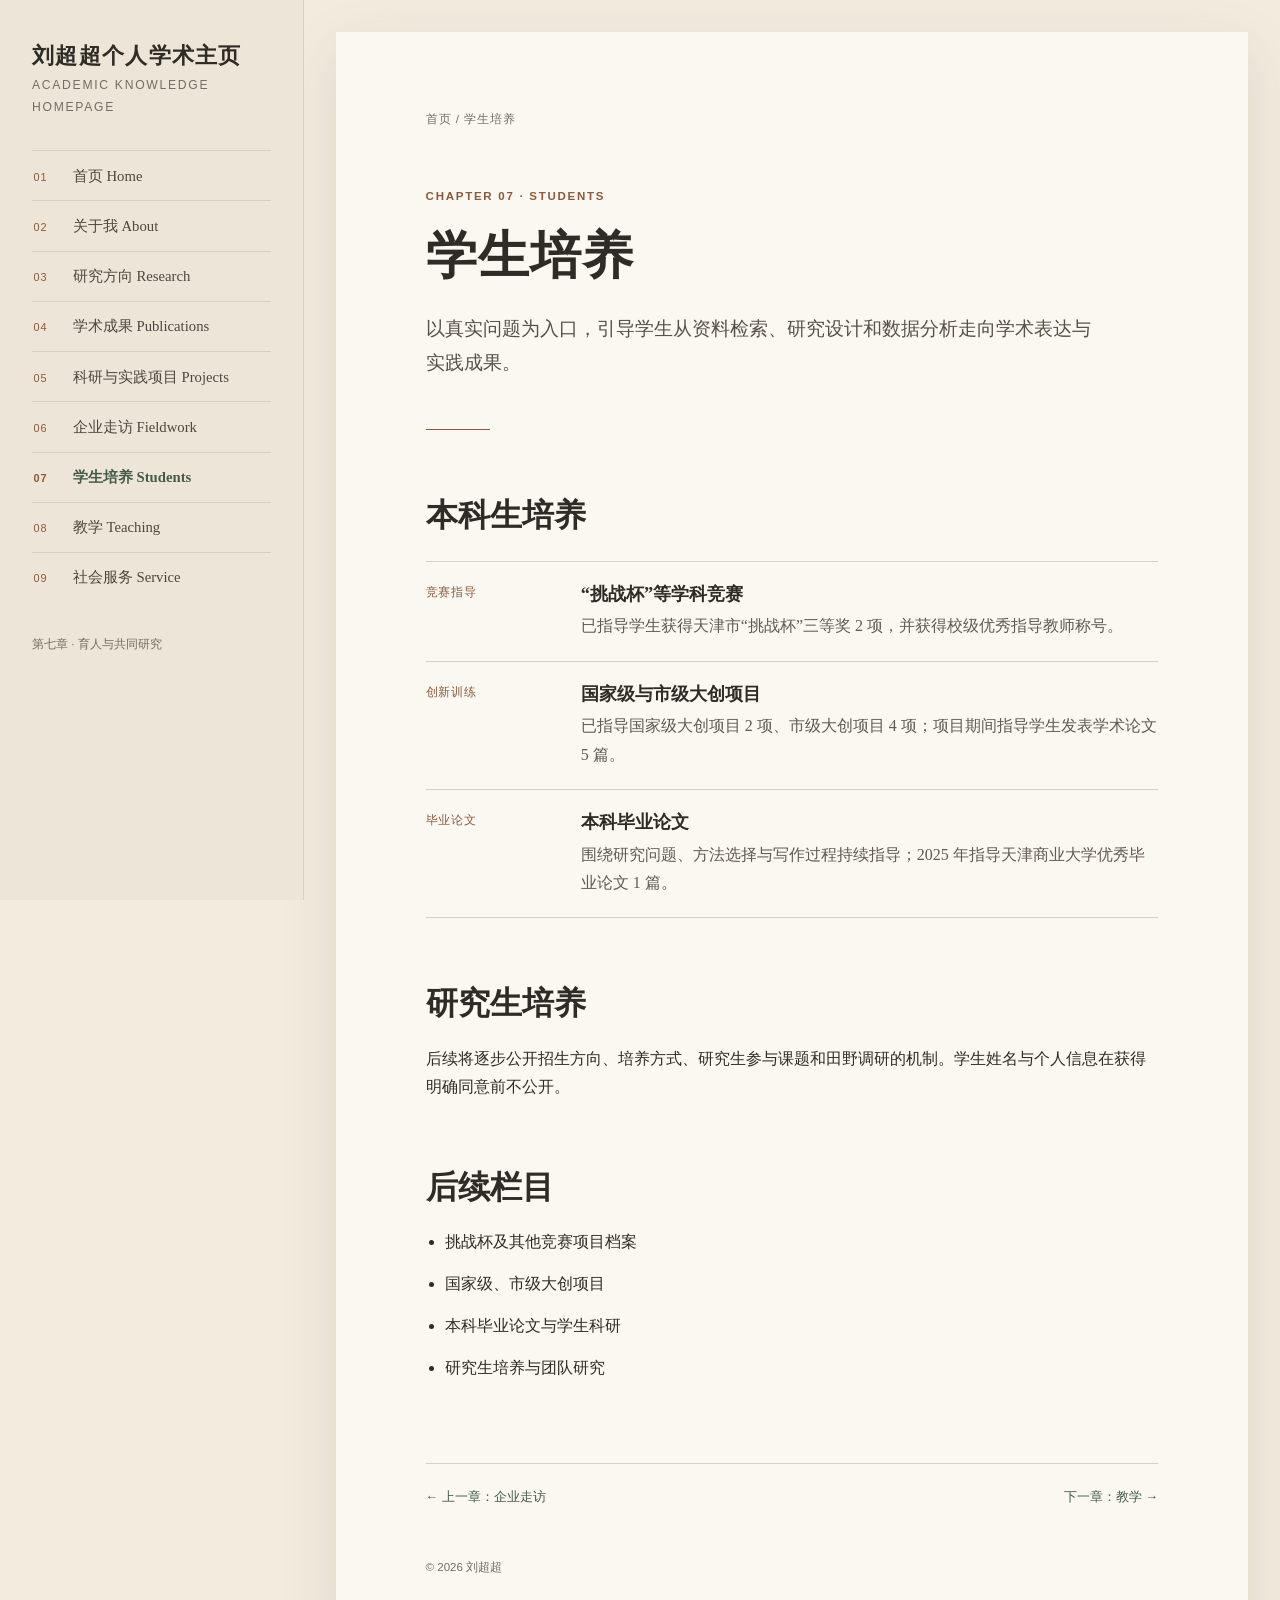
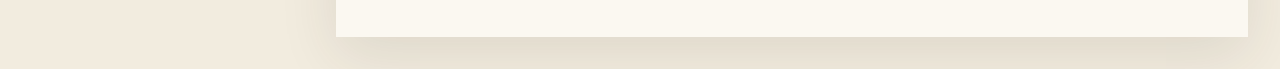
<file: students/index.html>
<!doctype html><html lang="zh-CN"><head><meta charset="utf-8"><meta name="viewport" content="width=device-width, initial-scale=1"><meta name="description" content="刘超超的学生培养、竞赛指导与创新训练。"><title>学生培养 · 刘超超</title><link rel="stylesheet" href="../assets/css/style.css"></head><body>
<a class="skip-link" href="#main">跳到正文</a><header class="mobile-bar"><a href="../">刘超超</a><button class="menu-button" type="button" data-menu-button aria-expanded="false" aria-controls="book-nav">章节目录</button></header><div class="site-shell"><nav class="book-nav" id="book-nav" data-book-nav aria-label="全站章节目录"><a class="book-title" href="../">刘超超个人学术主页</a><p class="book-subtitle">Academic knowledge homepage</p><ol class="chapter-list"><li><a data-nav-link href="../">首页 Home</a></li><li><a data-nav-link href="../about/">关于我 About</a></li><li><a data-nav-link href="../research/">研究方向 Research</a></li><li><a data-nav-link href="../publications/">学术成果 Publications</a></li><li><a data-nav-link href="../projects/">科研与实践项目 Projects</a></li><li><a data-nav-link href="../fieldwork/">企业走访 Fieldwork</a></li><li><a data-nav-link href="../students/">学生培养 Students</a></li><li><a data-nav-link href="../teaching/">教学 Teaching</a></li><li><a data-nav-link href="../service/">社会服务 Service</a></li></ol><p class="nav-note">第七章 · 育人与共同研究</p></nav>
<main class="book-page" id="main"><p class="breadcrumb"><a href="../">首页</a> / 学生培养</p><p class="eyebrow">Chapter 07 · Students</p><h1 class="page-title">学生培养</h1><p class="lead">以真实问题为入口，引导学生从资料检索、研究设计和数据分析走向学术表达与实践成果。</p><div class="rule" aria-hidden="true"></div>
<section class="section"><h2>本科生培养</h2><div class="project-list"><article class="project-entry"><span class="status">竞赛指导</span><div><h3>“挑战杯”等学科竞赛</h3><p>已指导学生获得天津市“挑战杯”三等奖 2 项，并获得校级优秀指导教师称号。</p></div></article><article class="project-entry"><span class="status">创新训练</span><div><h3>国家级与市级大创项目</h3><p>已指导国家级大创项目 2 项、市级大创项目 4 项；项目期间指导学生发表学术论文 5 篇。</p></div></article><article class="project-entry"><span class="status">毕业论文</span><div><h3>本科毕业论文</h3><p>围绕研究问题、方法选择与写作过程持续指导；2025 年指导天津商业大学优秀毕业论文 1 篇。</p></div></article></div></section>
<section class="section"><h2>研究生培养</h2><p>后续将逐步公开招生方向、培养方式、研究生参与课题和田野调研的机制。学生姓名与个人信息在获得明确同意前不公开。</p></section>
<section class="section"><h2>后续栏目</h2><ul class="plain-list"><li>挑战杯及其他竞赛项目档案</li><li>国家级、市级大创项目</li><li>本科毕业论文与学生科研</li><li>研究生培养与团队研究</li></ul></section>
<nav class="page-nav" aria-label="章节翻页"><a href="../fieldwork/">← 上一章：企业走访</a><a href="../teaching/">下一章：教学 →</a></nav><p class="footer-note">© <span data-current-year></span> 刘超超</p></main></div><script src="../assets/js/main.js"></script></body></html>
</file>
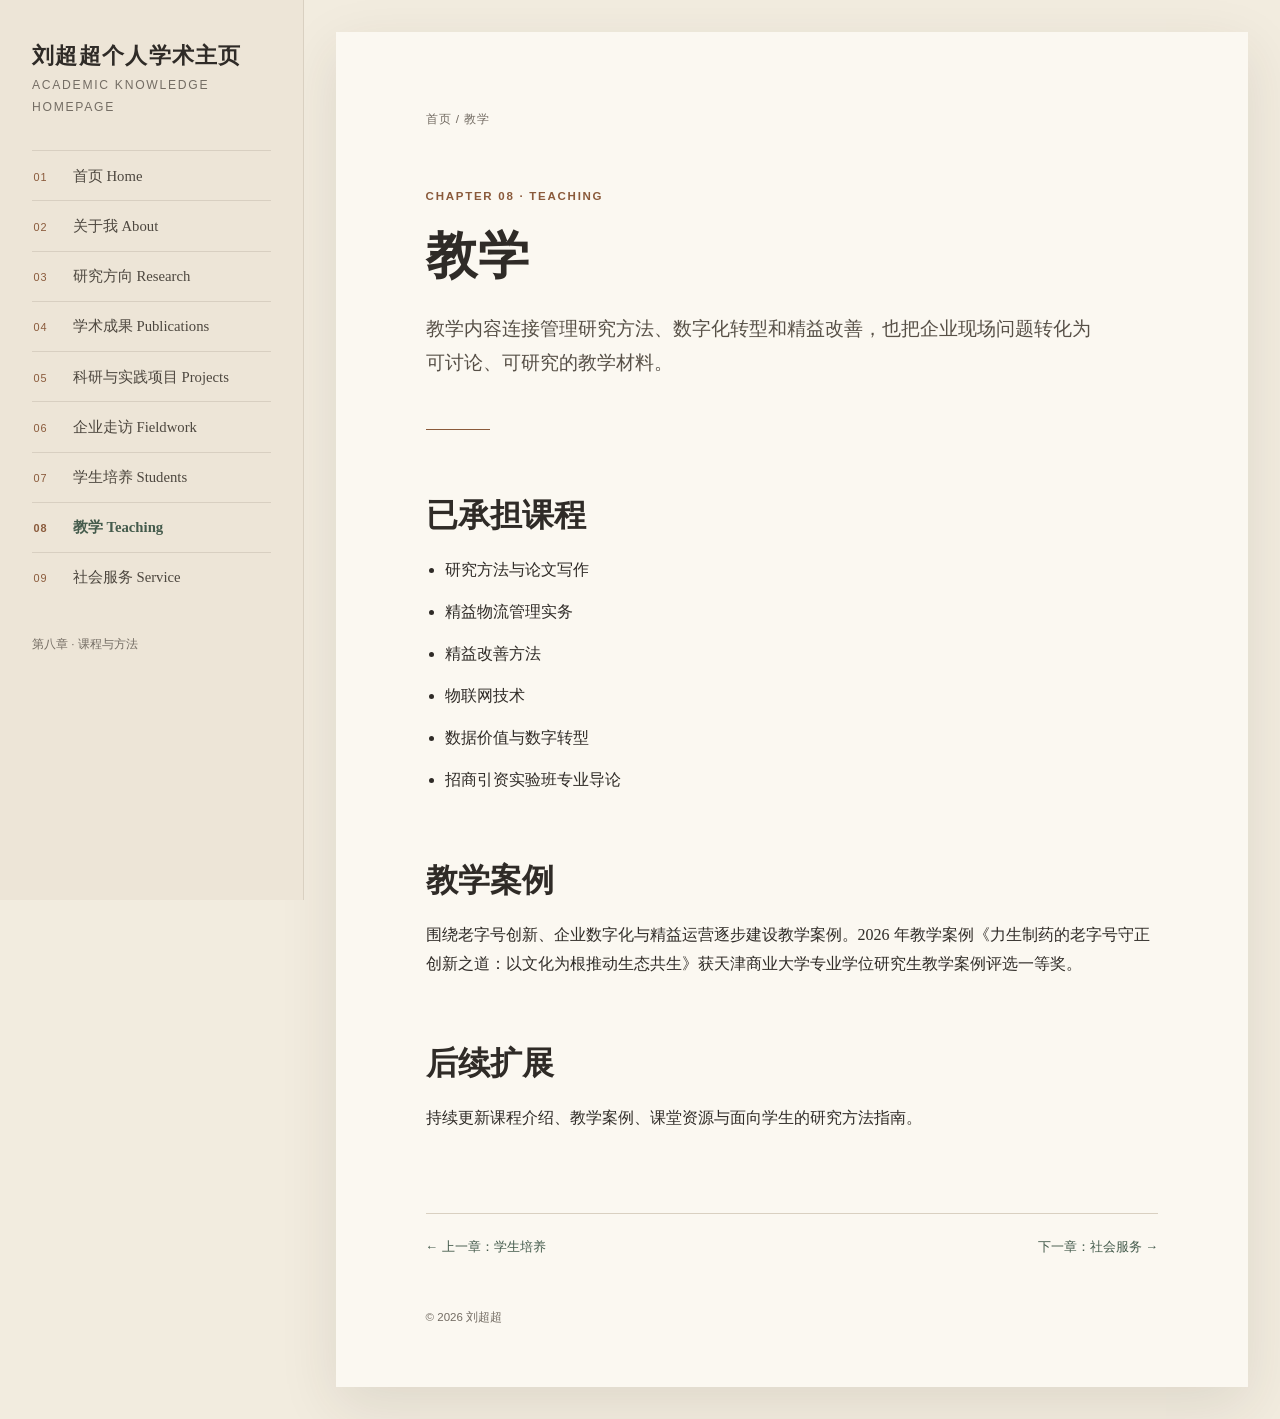
<file: teaching/index.html>
<!doctype html><html lang="zh-CN"><head><meta charset="utf-8"><meta name="viewport" content="width=device-width, initial-scale=1"><meta name="description" content="刘超超的教学与课程建设。"><title>教学 · 刘超超</title><link rel="stylesheet" href="../assets/css/style.css"></head><body>
<a class="skip-link" href="#main">跳到正文</a><header class="mobile-bar"><a href="../">刘超超</a><button class="menu-button" type="button" data-menu-button aria-expanded="false" aria-controls="book-nav">章节目录</button></header><div class="site-shell"><nav class="book-nav" id="book-nav" data-book-nav aria-label="全站章节目录"><a class="book-title" href="../">刘超超个人学术主页</a><p class="book-subtitle">Academic knowledge homepage</p><ol class="chapter-list"><li><a data-nav-link href="../">首页 Home</a></li><li><a data-nav-link href="../about/">关于我 About</a></li><li><a data-nav-link href="../research/">研究方向 Research</a></li><li><a data-nav-link href="../publications/">学术成果 Publications</a></li><li><a data-nav-link href="../projects/">科研与实践项目 Projects</a></li><li><a data-nav-link href="../fieldwork/">企业走访 Fieldwork</a></li><li><a data-nav-link href="../students/">学生培养 Students</a></li><li><a data-nav-link href="../teaching/">教学 Teaching</a></li><li><a data-nav-link href="../service/">社会服务 Service</a></li></ol><p class="nav-note">第八章 · 课程与方法</p></nav>
<main class="book-page" id="main"><p class="breadcrumb"><a href="../">首页</a> / 教学</p><p class="eyebrow">Chapter 08 · Teaching</p><h1 class="page-title">教学</h1><p class="lead">教学内容连接管理研究方法、数字化转型和精益改善，也把企业现场问题转化为可讨论、可研究的教学材料。</p><div class="rule" aria-hidden="true"></div>
<section class="section"><h2>已承担课程</h2><ul class="plain-list"><li>研究方法与论文写作</li><li>精益物流管理实务</li><li>精益改善方法</li><li>物联网技术</li><li>数据价值与数字转型</li><li>招商引资实验班专业导论</li></ul></section>
<section class="section"><h2>教学案例</h2><p>围绕老字号创新、企业数字化与精益运营逐步建设教学案例。2026 年教学案例《力生制药的老字号守正创新之道：以文化为根推动生态共生》获天津商业大学专业学位研究生教学案例评选一等奖。</p></section>
<section class="section"><h2>后续扩展</h2><p>持续更新课程介绍、教学案例、课堂资源与面向学生的研究方法指南。</p></section>
<nav class="page-nav" aria-label="章节翻页"><a href="../students/">← 上一章：学生培养</a><a href="../service/">下一章：社会服务 →</a></nav><p class="footer-note">© <span data-current-year></span> 刘超超</p></main></div><script src="../assets/js/main.js"></script></body></html>
</file>
<file: assets/css/style.css>
:root {
  --paper: #fbf8f1;
  --paper-deep: #f2ecdf;
  --ink: #2f2b27;
  --muted: #746d64;
  --line: #d9d0c1;
  --accent: #445b4c;
  --accent-warm: #8a5a3b;
  --sidebar: #ede5d7;
  --shadow: 0 18px 55px rgba(54, 45, 34, 0.11);
  --serif: "Noto Serif SC", "Source Han Serif SC", "Songti SC", STSong, serif;
  --sans: Inter, "Noto Sans SC", "Microsoft YaHei", sans-serif;
}

* {
  box-sizing: border-box;
}

html {
  scroll-behavior: smooth;
}

body {
  margin: 0;
  color: var(--ink);
  background: var(--paper-deep);
  font-family: var(--serif);
  line-height: 1.78;
}

a {
  color: var(--accent);
  text-decoration-thickness: 1px;
  text-underline-offset: 0.18em;
}

a:hover {
  color: var(--accent-warm);
}

.skip-link {
  position: fixed;
  top: 0.75rem;
  left: 0.75rem;
  z-index: 100;
  padding: 0.55rem 0.8rem;
  color: #fff;
  background: var(--accent);
  transform: translateY(-180%);
}

.skip-link:focus {
  transform: translateY(0);
}

.site-shell {
  min-height: 100vh;
}

.book-nav {
  position: fixed;
  inset: 0 auto 0 0;
  z-index: 20;
  width: 19rem;
  padding: 2.6rem 2rem 2rem;
  overflow-y: auto;
  background: var(--sidebar);
  border-right: 1px solid var(--line);
}

.book-title {
  display: block;
  margin: 0 0 0.25rem;
  color: var(--ink);
  font-size: 1.36rem;
  font-weight: 700;
  line-height: 1.35;
  text-decoration: none;
  letter-spacing: 0.06em;
}

.book-subtitle {
  margin: 0 0 2rem;
  color: var(--muted);
  font-family: var(--sans);
  font-size: 0.76rem;
  letter-spacing: 0.14em;
  text-transform: uppercase;
}

.chapter-list {
  margin: 0;
  padding: 0;
  list-style: none;
  counter-reset: chapter;
}

.chapter-list li {
  counter-increment: chapter;
  border-top: 1px solid rgba(88, 75, 59, 0.14);
}

.chapter-list a {
  display: grid;
  grid-template-columns: 2.1rem 1fr;
  gap: 0.35rem;
  align-items: baseline;
  padding: 0.72rem 0.1rem;
  color: #4d473f;
  font-size: 0.92rem;
  text-decoration: none;
}

.chapter-list a::before {
  content: counter(chapter, decimal-leading-zero);
  color: var(--accent-warm);
  font-family: var(--sans);
  font-size: 0.68rem;
  letter-spacing: 0.08em;
}

.chapter-list a:hover,
.chapter-list a[aria-current="page"] {
  color: var(--accent);
}

.chapter-list a[aria-current="page"] {
  font-weight: 700;
}

.nav-note {
  margin: 2rem 0 0;
  color: var(--muted);
  font-family: var(--sans);
  font-size: 0.73rem;
  line-height: 1.65;
}

.mobile-bar {
  display: none;
}

.book-page {
  width: min(57rem, calc(100% - 23rem));
  min-height: calc(100vh - 4rem);
  margin: 2rem 2rem 2rem 21rem;
  padding: clamp(2.2rem, 6vw, 5.6rem) clamp(1.5rem, 7vw, 6.6rem) 3rem;
  background: var(--paper);
  box-shadow: var(--shadow);
}

.breadcrumb,
.eyebrow,
.meta,
.footer-note,
.status {
  font-family: var(--sans);
}

.breadcrumb {
  margin: 0 0 3.5rem;
  color: var(--muted);
  font-size: 0.74rem;
  letter-spacing: 0.08em;
}

.breadcrumb a {
  color: inherit;
  text-decoration: none;
}

.eyebrow {
  margin: 0 0 0.9rem;
  color: var(--accent-warm);
  font-size: 0.72rem;
  font-weight: 700;
  letter-spacing: 0.15em;
  text-transform: uppercase;
}

h1,
h2,
h3 {
  line-height: 1.35;
}

h1 {
  max-width: 14em;
  margin: 0;
  font-size: clamp(2.25rem, 5vw, 4.65rem);
  font-weight: 650;
  letter-spacing: 0.025em;
}

.page-title {
  font-size: clamp(2rem, 4vw, 3.5rem);
}

.lead {
  max-width: 42rem;
  margin: 1.4rem 0 0;
  color: #575047;
  font-size: clamp(1.02rem, 2vw, 1.2rem);
}

.meta {
  margin-top: 1.6rem;
  color: var(--muted);
  font-size: 0.84rem;
}

.rule {
  width: 4rem;
  height: 1px;
  margin: 3rem 0;
  background: var(--accent-warm);
}

.section {
  margin: 4rem 0 0;
}

.section h2 {
  margin: 0 0 1.2rem;
  font-size: clamp(1.45rem, 3vw, 2rem);
  font-weight: 650;
}

.section h3 {
  margin: 2.2rem 0 0.4rem;
  font-size: 1.15rem;
}

.identity-grid,
.topic-grid {
  display: grid;
  grid-template-columns: repeat(3, 1fr);
  gap: 1.4rem;
}

.identity-item,
.topic-item {
  padding-top: 1rem;
  border-top: 1px solid var(--line);
}

.identity-item h3,
.topic-item h3 {
  margin: 0.45rem 0 0.55rem;
}

.identity-item p,
.topic-item p {
  margin: 0;
  color: #625a51;
  font-size: 0.93rem;
}

.number {
  color: var(--accent-warm);
  font-family: var(--sans);
  font-size: 0.7rem;
  letter-spacing: 0.12em;
}

.chapter-index {
  margin: 1.2rem 0 0;
  padding: 0;
  list-style: none;
}

.chapter-index li {
  border-top: 1px solid var(--line);
}

.chapter-index li:last-child {
  border-bottom: 1px solid var(--line);
}

.chapter-index a {
  display: grid;
  grid-template-columns: 2.3rem 1fr auto;
  gap: 0.8rem;
  align-items: center;
  padding: 1rem 0;
  color: var(--ink);
  text-decoration: none;
}

.chapter-index a:hover {
  color: var(--accent);
}

.chapter-index small {
  color: var(--muted);
  font-family: var(--sans);
  font-size: 0.72rem;
}

.timeline,
.plain-list,
.bibliography {
  padding-left: 1.2rem;
}

.timeline li,
.plain-list li,
.bibliography li {
  margin-bottom: 0.85rem;
}

.project-list {
  margin: 1.5rem 0 0;
  border-top: 1px solid var(--line);
}

.project-entry {
  display: grid;
  grid-template-columns: 8.5rem 1fr;
  gap: 1.2rem;
  padding: 1.25rem 0;
  border-bottom: 1px solid var(--line);
}

.project-entry .status {
  color: var(--accent-warm);
  font-size: 0.72rem;
  letter-spacing: 0.06em;
}

.project-entry h3 {
  margin: 0 0 0.35rem;
}

.project-entry p {
  margin: 0;
  color: #625a51;
}

.note {
  margin: 2rem 0 0;
  padding: 1rem 1.1rem;
  color: #5c554c;
  background: #f1eadc;
  border-left: 3px solid var(--accent-warm);
}

.page-nav {
  display: flex;
  justify-content: space-between;
  gap: 1rem;
  margin-top: 5rem;
  padding-top: 1.4rem;
  border-top: 1px solid var(--line);
  font-family: var(--sans);
  font-size: 0.8rem;
}

.page-nav a {
  text-decoration: none;
}

.footer-note {
  margin-top: 3rem;
  color: var(--muted);
  font-size: 0.72rem;
}

body.nav-open {
  overflow: hidden;
}

@media (max-width: 980px) {
  .mobile-bar {
    position: sticky;
    top: 0;
    z-index: 30;
    display: flex;
    align-items: center;
    justify-content: space-between;
    padding: 0.8rem 1rem;
    background: rgba(242, 236, 223, 0.96);
    border-bottom: 1px solid var(--line);
    backdrop-filter: blur(8px);
  }

  .mobile-bar a {
    color: var(--ink);
    font-weight: 700;
    text-decoration: none;
  }

  .menu-button {
    padding: 0.45rem 0.65rem;
    color: var(--ink);
    background: transparent;
    border: 1px solid var(--line);
    font: 0.8rem var(--sans);
  }

  .book-nav {
    width: min(20rem, 86vw);
    transform: translateX(-105%);
    transition: transform 180ms ease;
    box-shadow: 1rem 0 3rem rgba(44, 37, 30, 0.18);
  }

  body.nav-open .book-nav {
    transform: translateX(0);
  }

  .book-page {
    width: min(100% - 2rem, 57rem);
    min-height: auto;
    margin: 1rem auto;
  }
}

@media (max-width: 680px) {
  .book-page {
    width: 100%;
    margin: 0;
    box-shadow: none;
  }

  .breadcrumb {
    margin-bottom: 2.4rem;
  }

  .identity-grid,
  .topic-grid {
    grid-template-columns: 1fr;
  }

  .chapter-index a {
    grid-template-columns: 2rem 1fr;
  }

  .chapter-index small {
    grid-column: 2;
  }

  .project-entry {
    grid-template-columns: 1fr;
    gap: 0.35rem;
  }
}

@media (prefers-reduced-motion: reduce) {
  html {
    scroll-behavior: auto;
  }

  .book-nav {
    transition: none;
  }
}
</file>
